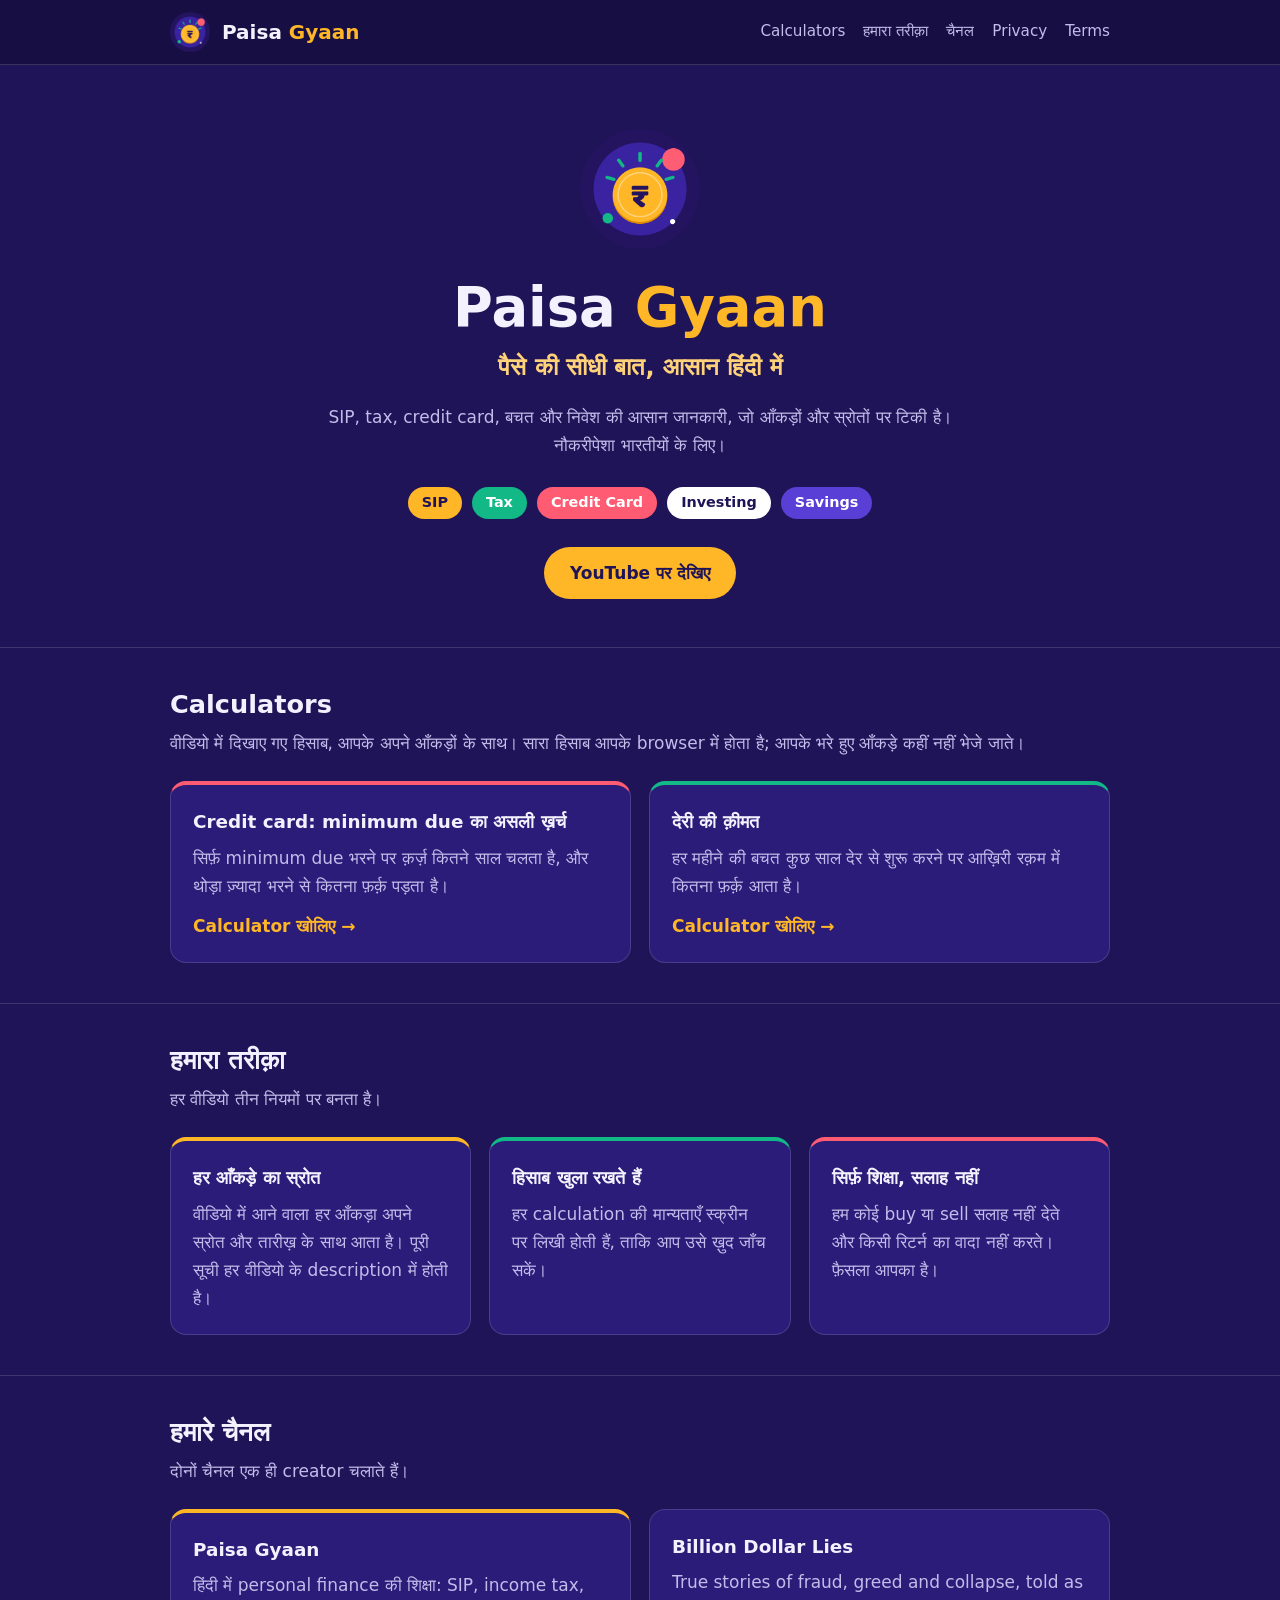
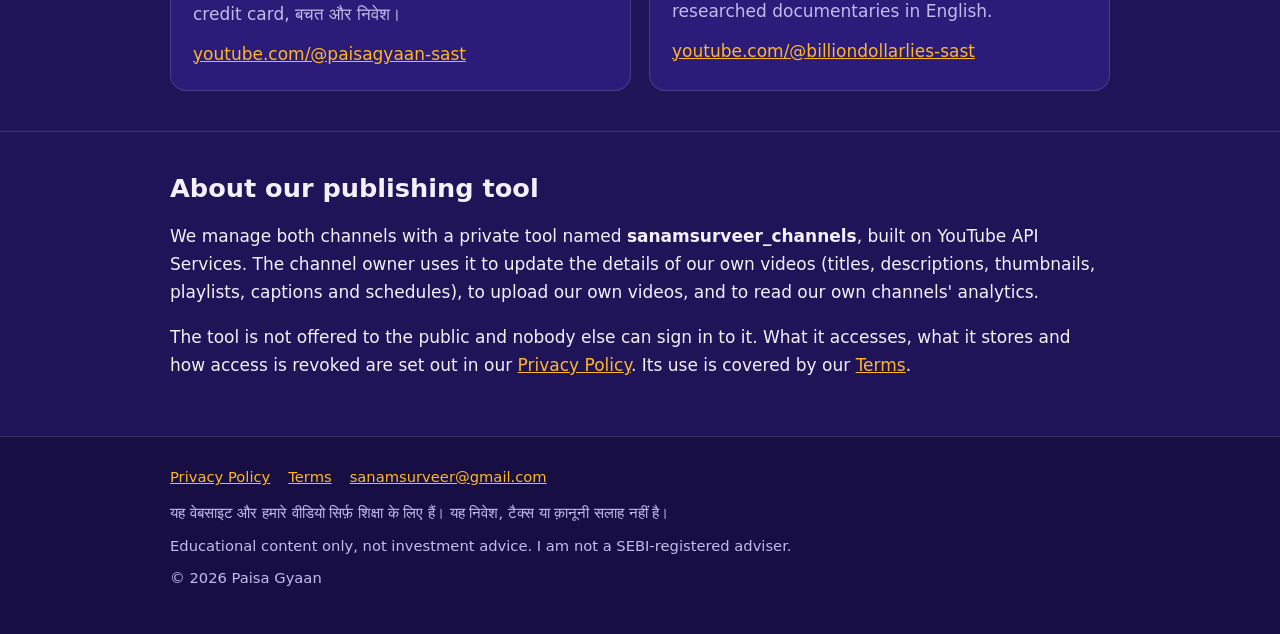
<file: index.html>
<!doctype html>
<html lang="hi">
<head>
  <meta charset="utf-8">
  <meta name="viewport" content="width=device-width, initial-scale=1">
  <title>Paisa Gyaan | पैसे की सीधी बात, आसान हिंदी में</title>
  <meta name="description" content="Paisa Gyaan: SIP, tax, credit card, बचत और निवेश की आसान, आँकड़ों पर टिकी जानकारी, नौकरीपेशा भारतीयों के लिए। वीडियो में दिखाए गए हिसाब के calculators।">
  <link rel="icon" href="assets/logo.png">
  <link rel="stylesheet" href="assets/style.css">
</head>
<body>
  <header class="site-header">
    <div class="wrap">
      <a class="brand" href="./"><img src="assets/logo.png" alt=""> <span>Paisa <span class="accent">Gyaan</span></span></a>
      <nav class="nav" aria-label="मुख्य">
        <a href="#calculators">Calculators</a>
        <a href="#tareeka">हमारा तरीक़ा</a>
        <a href="#channels">चैनल</a>
        <a href="privacy.html">Privacy</a>
        <a href="terms.html">Terms</a>
      </nav>
    </div>
  </header>

  <main>
    <div class="wrap hero">
      <img src="assets/logo.png" alt="Paisa Gyaan">
      <h1>Paisa <span class="accent">Gyaan</span></h1>
      <p class="tagline">पैसे की सीधी बात, आसान हिंदी में</p>
      <p class="lead">SIP, tax, credit card, बचत और निवेश की आसान जानकारी, जो आँकड़ों और स्रोतों पर टिकी है। नौकरीपेशा भारतीयों के लिए।</p>
      <ul class="pills" aria-label="विषय">
        <li>SIP</li><li>Tax</li><li>Credit Card</li><li>Investing</li><li>Savings</li>
      </ul>
      <a class="button" href="https://www.youtube.com/@paisagyaan-sast" rel="noopener">YouTube पर देखिए</a>
    </div>

    <section id="calculators">
      <div class="wrap">
        <h2>Calculators</h2>
        <p class="sub">वीडियो में दिखाए गए हिसाब, आपके अपने आँकड़ों के साथ। सारा हिसाब आपके browser में होता है; आपके भरे हुए आँकड़े कहीं नहीं भेजे जाते।</p>
        <div class="grid">
          <a class="card coral" href="calculators/credit-card.html">
            <h3>Credit card: minimum due का असली ख़र्च</h3>
            <p>सिर्फ़ minimum due भरने पर क़र्ज़ कितने साल चलता है, और थोड़ा ज़्यादा भरने से कितना फ़र्क़ पड़ता है।</p>
            <p class="go">Calculator खोलिए →</p>
          </a>
          <a class="card green" href="calculators/der-ki-keemat.html">
            <h3>देरी की क़ीमत</h3>
            <p>हर महीने की बचत कुछ साल देर से शुरू करने पर आख़िरी रक़म में कितना फ़र्क़ आता है।</p>
            <p class="go">Calculator खोलिए →</p>
          </a>
        </div>
      </div>
    </section>

    <section id="tareeka">
      <div class="wrap">
        <h2>हमारा तरीक़ा</h2>
        <p class="sub">हर वीडियो तीन नियमों पर बनता है।</p>
        <div class="grid">
          <div class="card gold">
            <h3>हर आँकड़े का स्रोत</h3>
            <p>वीडियो में आने वाला हर आँकड़ा अपने स्रोत और तारीख़ के साथ आता है। पूरी सूची हर वीडियो के description में होती है।</p>
          </div>
          <div class="card green">
            <h3>हिसाब खुला रखते हैं</h3>
            <p>हर calculation की मान्यताएँ स्क्रीन पर लिखी होती हैं, ताकि आप उसे ख़ुद जाँच सकें।</p>
          </div>
          <div class="card coral">
            <h3>सिर्फ़ शिक्षा, सलाह नहीं</h3>
            <p>हम कोई buy या sell सलाह नहीं देते और किसी रिटर्न का वादा नहीं करते। फ़ैसला आपका है।</p>
          </div>
        </div>
      </div>
    </section>

    <section id="channels">
      <div class="wrap">
        <h2>हमारे चैनल</h2>
        <p class="sub">दोनों चैनल एक ही creator चलाते हैं।</p>
        <div class="grid">
          <div class="card gold">
            <h3>Paisa Gyaan</h3>
            <p>हिंदी में personal finance की शिक्षा: SIP, income tax, credit card, बचत और निवेश।</p>
            <p><a href="https://www.youtube.com/@paisagyaan-sast" rel="noopener">youtube.com/@paisagyaan-sast</a></p>
          </div>
          <div class="card">
            <h3 class="en">Billion Dollar Lies</h3>
            <p class="en">True stories of fraud, greed and collapse, told as researched documentaries in English.</p>
            <p><a href="https://www.youtube.com/@billiondollarlies-sast" rel="noopener">youtube.com/@billiondollarlies-sast</a></p>
          </div>
        </div>
      </div>
    </section>

    <section id="tool" class="en">
      <div class="wrap">
        <h2>About our publishing tool</h2>
        <p>We manage both channels with a private tool named <strong>sanamsurveer_channels</strong>, built on YouTube API Services. The channel owner uses it to update the details of our own videos (titles, descriptions, thumbnails, playlists, captions and schedules), to upload our own videos, and to read our own channels' analytics.</p>
        <p>The tool is not offered to the public and nobody else can sign in to it. What it accesses, what it stores and how access is revoked are set out in our <a href="privacy.html">Privacy Policy</a>. Its use is covered by our <a href="terms.html">Terms</a>.</p>
      </div>
    </section>
  </main>

  <footer class="site-footer">
    <div class="wrap">
      <div class="links">
        <a href="privacy.html">Privacy Policy</a>
        <a href="terms.html">Terms</a>
        <a href="mailto:sanamsurveer@gmail.com">sanamsurveer@gmail.com</a>
      </div>
      <p>यह वेबसाइट और हमारे वीडियो सिर्फ़ शिक्षा के लिए हैं। यह निवेश, टैक्स या क़ानूनी सलाह नहीं है।</p>
      <p class="en">Educational content only, not investment advice. I am not a SEBI-registered adviser.</p>
      <p class="en">© 2026 Paisa Gyaan</p>
    </div>
  </footer>
</body>
</html>
</file>
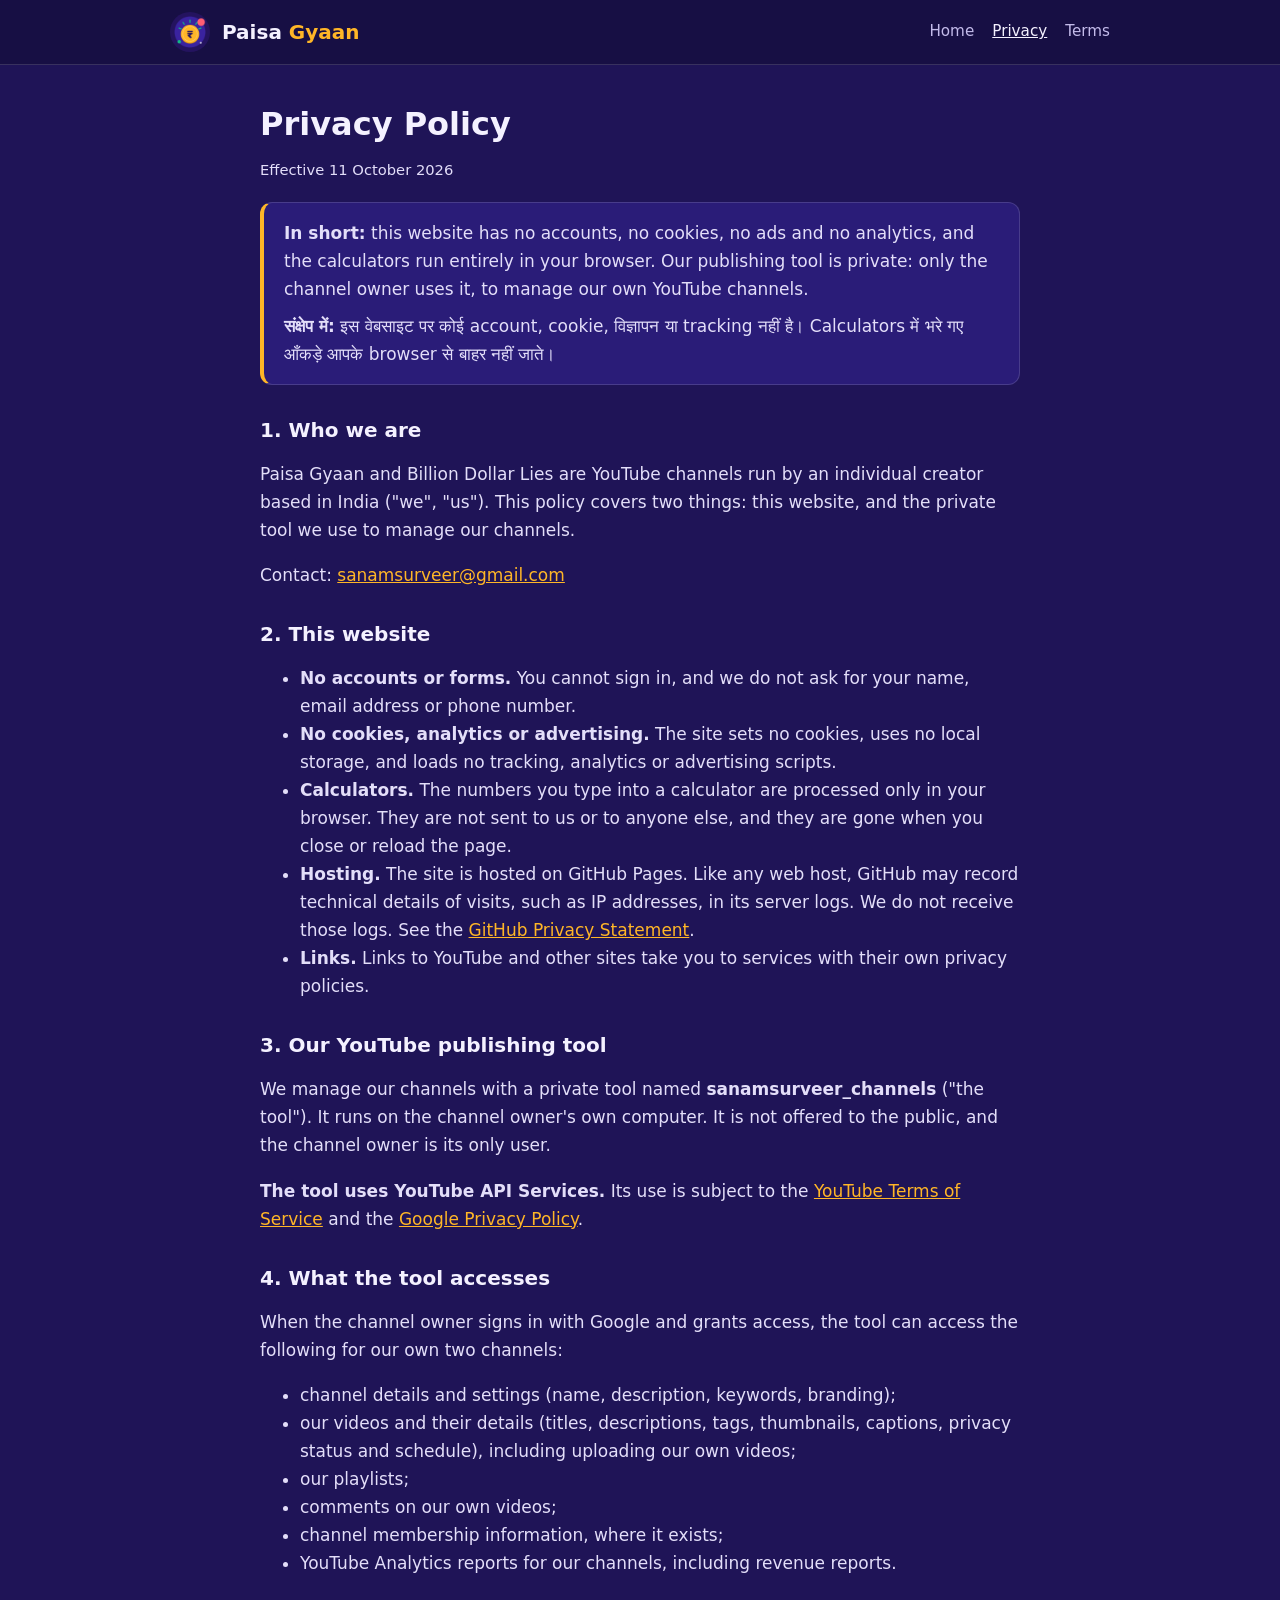
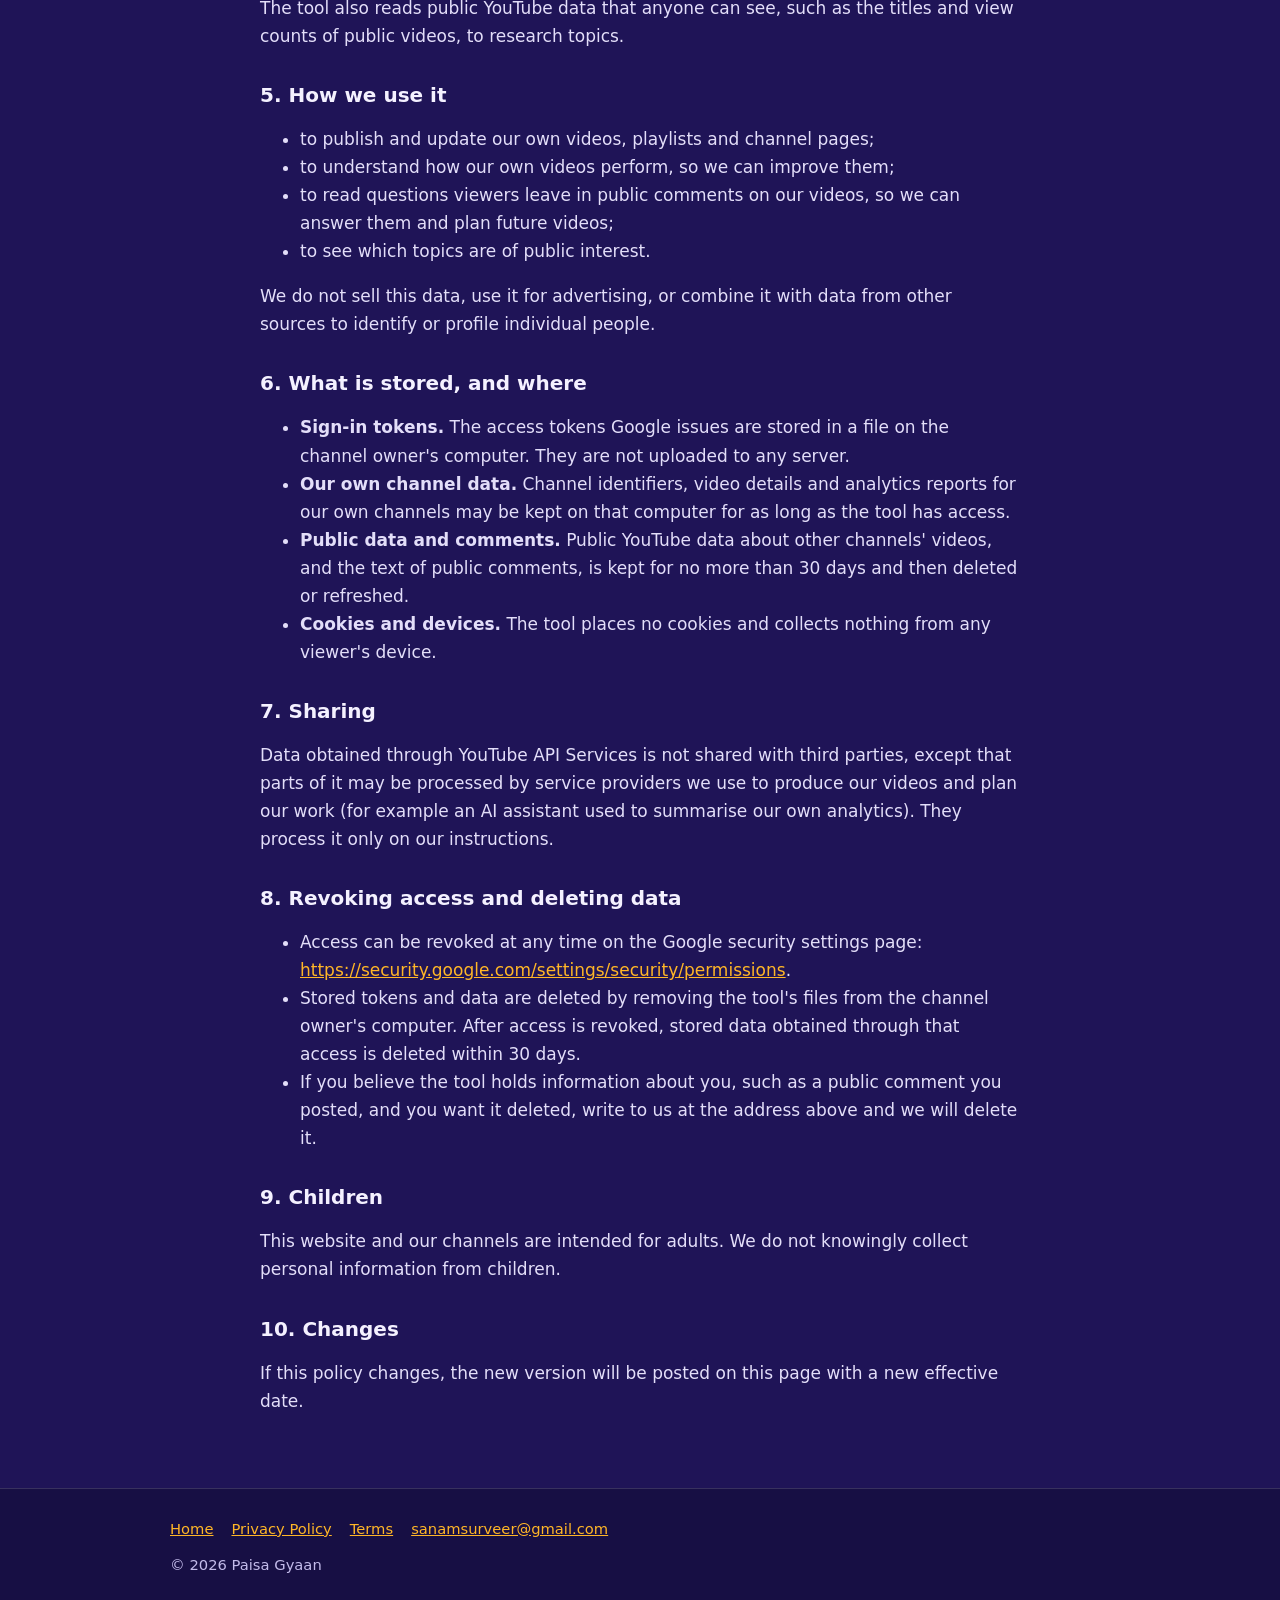
<file: privacy.html>
<!doctype html>
<html lang="en">
<head>
  <meta charset="utf-8">
  <meta name="viewport" content="width=device-width, initial-scale=1">
  <title>Privacy Policy | Paisa Gyaan</title>
  <meta name="description" content="Privacy policy for the Paisa Gyaan website and for the private YouTube publishing tool used to run the Paisa Gyaan and Billion Dollar Lies channels.">
  <link rel="icon" href="assets/logo.png">
  <link rel="stylesheet" href="assets/style.css">
</head>
<body class="en">
  <header class="site-header">
    <div class="wrap">
      <a class="brand" href="./"><img src="assets/logo.png" alt=""> <span>Paisa <span class="accent">Gyaan</span></span></a>
      <nav class="nav" aria-label="Main">
        <a href="./">Home</a>
        <a href="privacy.html" aria-current="page">Privacy</a>
        <a href="terms.html">Terms</a>
      </nav>
    </div>
  </header>

  <main class="wrap narrow legal">
    <h1>Privacy Policy</h1>
    <p class="note">Effective 11 October 2026</p>

    <div class="summary">
      <p><strong>In short:</strong> this website has no accounts, no cookies, no ads and no analytics, and the calculators run entirely in your browser. Our publishing tool is private: only the channel owner uses it, to manage our own YouTube channels.</p>
      <p lang="hi"><strong>संक्षेप में:</strong> इस वेबसाइट पर कोई account, cookie, विज्ञापन या tracking नहीं है। Calculators में भरे गए आँकड़े आपके browser से बाहर नहीं जाते।</p>
    </div>

    <h2>1. Who we are</h2>
    <p>Paisa Gyaan and Billion Dollar Lies are YouTube channels run by an individual creator based in India ("we", "us"). This policy covers two things: this website, and the private tool we use to manage our channels.</p>
    <p>Contact: <a href="mailto:sanamsurveer@gmail.com">sanamsurveer@gmail.com</a></p>

    <h2>2. This website</h2>
    <ul>
      <li><strong>No accounts or forms.</strong> You cannot sign in, and we do not ask for your name, email address or phone number.</li>
      <li><strong>No cookies, analytics or advertising.</strong> The site sets no cookies, uses no local storage, and loads no tracking, analytics or advertising scripts.</li>
      <li><strong>Calculators.</strong> The numbers you type into a calculator are processed only in your browser. They are not sent to us or to anyone else, and they are gone when you close or reload the page.</li>
      <li><strong>Hosting.</strong> The site is hosted on GitHub Pages. Like any web host, GitHub may record technical details of visits, such as IP addresses, in its server logs. We do not receive those logs. See the <a href="https://docs.github.com/en/site-policy/privacy-policies/github-general-privacy-statement" rel="noopener">GitHub Privacy Statement</a>.</li>
      <li><strong>Links.</strong> Links to YouTube and other sites take you to services with their own privacy policies.</li>
    </ul>

    <h2>3. Our YouTube publishing tool</h2>
    <p>We manage our channels with a private tool named <strong>sanamsurveer_channels</strong> ("the tool"). It runs on the channel owner's own computer. It is not offered to the public, and the channel owner is its only user.</p>

    <p><strong>The tool uses YouTube API Services.</strong> Its use is subject to the <a href="https://www.youtube.com/t/terms" rel="noopener">YouTube Terms of Service</a> and the <a href="http://www.google.com/policies/privacy" rel="noopener">Google Privacy Policy</a>.</p>

    <h2>4. What the tool accesses</h2>
    <p>When the channel owner signs in with Google and grants access, the tool can access the following for our own two channels:</p>
    <ul>
      <li>channel details and settings (name, description, keywords, branding);</li>
      <li>our videos and their details (titles, descriptions, tags, thumbnails, captions, privacy status and schedule), including uploading our own videos;</li>
      <li>our playlists;</li>
      <li>comments on our own videos;</li>
      <li>channel membership information, where it exists;</li>
      <li>YouTube Analytics reports for our channels, including revenue reports.</li>
    </ul>
    <p>The tool also reads public YouTube data that anyone can see, such as the titles and view counts of public videos, to research topics.</p>

    <h2>5. How we use it</h2>
    <ul>
      <li>to publish and update our own videos, playlists and channel pages;</li>
      <li>to understand how our own videos perform, so we can improve them;</li>
      <li>to read questions viewers leave in public comments on our videos, so we can answer them and plan future videos;</li>
      <li>to see which topics are of public interest.</li>
    </ul>
    <p>We do not sell this data, use it for advertising, or combine it with data from other sources to identify or profile individual people.</p>

    <h2>6. What is stored, and where</h2>
    <ul>
      <li><strong>Sign-in tokens.</strong> The access tokens Google issues are stored in a file on the channel owner's computer. They are not uploaded to any server.</li>
      <li><strong>Our own channel data.</strong> Channel identifiers, video details and analytics reports for our own channels may be kept on that computer for as long as the tool has access.</li>
      <li><strong>Public data and comments.</strong> Public YouTube data about other channels' videos, and the text of public comments, is kept for no more than 30 days and then deleted or refreshed.</li>
      <li><strong>Cookies and devices.</strong> The tool places no cookies and collects nothing from any viewer's device.</li>
    </ul>

    <h2>7. Sharing</h2>
    <p>Data obtained through YouTube API Services is not shared with third parties, except that parts of it may be processed by service providers we use to produce our videos and plan our work (for example an AI assistant used to summarise our own analytics). They process it only on our instructions.</p>

    <h2>8. Revoking access and deleting data</h2>
    <ul>
      <li>Access can be revoked at any time on the Google security settings page: <a href="https://security.google.com/settings/security/permissions" rel="noopener">https://security.google.com/settings/security/permissions</a>.</li>
      <li>Stored tokens and data are deleted by removing the tool's files from the channel owner's computer. After access is revoked, stored data obtained through that access is deleted within 30 days.</li>
      <li>If you believe the tool holds information about you, such as a public comment you posted, and you want it deleted, write to us at the address above and we will delete it.</li>
    </ul>

    <h2>9. Children</h2>
    <p>This website and our channels are intended for adults. We do not knowingly collect personal information from children.</p>

    <h2>10. Changes</h2>
    <p>If this policy changes, the new version will be posted on this page with a new effective date.</p>
  </main>

  <footer class="site-footer">
    <div class="wrap">
      <div class="links">
        <a href="./">Home</a>
        <a href="privacy.html">Privacy Policy</a>
        <a href="terms.html">Terms</a>
        <a href="mailto:sanamsurveer@gmail.com">sanamsurveer@gmail.com</a>
      </div>
      <p>© 2026 Paisa Gyaan</p>
    </div>
  </footer>
</body>
</html>
</file>
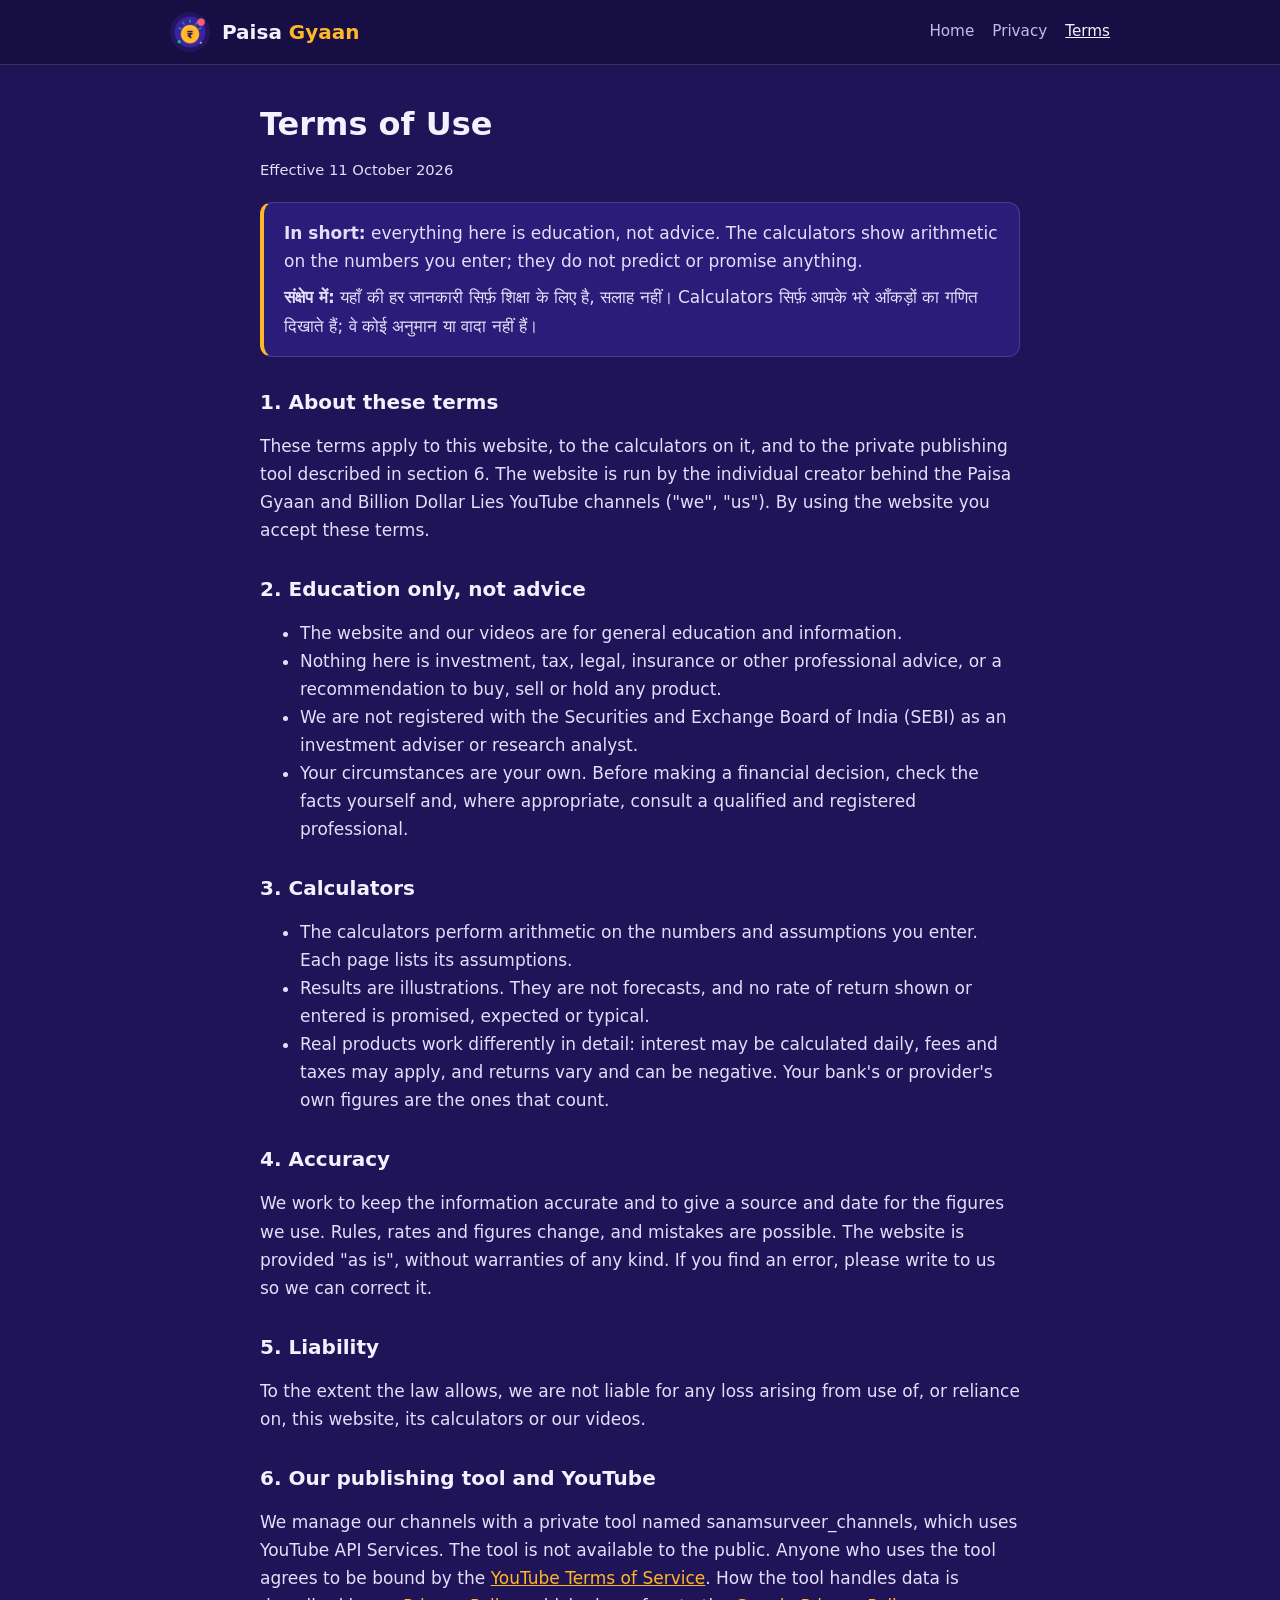
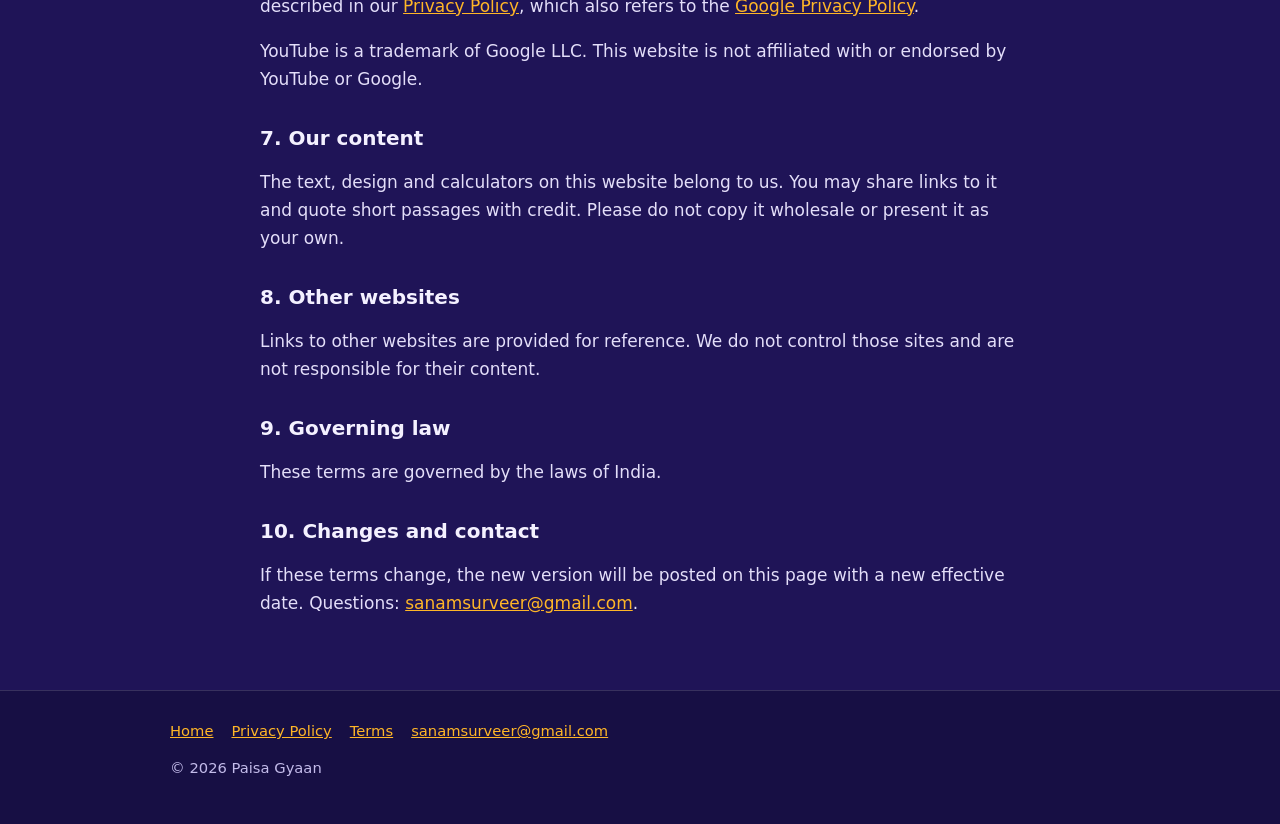
<file: terms.html>
<!doctype html>
<html lang="en">
<head>
  <meta charset="utf-8">
  <meta name="viewport" content="width=device-width, initial-scale=1">
  <title>Terms | Paisa Gyaan</title>
  <meta name="description" content="Terms of use for the Paisa Gyaan website, its calculators, and the private YouTube publishing tool used to run our channels.">
  <link rel="icon" href="assets/logo.png">
  <link rel="stylesheet" href="assets/style.css">
</head>
<body class="en">
  <header class="site-header">
    <div class="wrap">
      <a class="brand" href="./"><img src="assets/logo.png" alt=""> <span>Paisa <span class="accent">Gyaan</span></span></a>
      <nav class="nav" aria-label="Main">
        <a href="./">Home</a>
        <a href="privacy.html">Privacy</a>
        <a href="terms.html" aria-current="page">Terms</a>
      </nav>
    </div>
  </header>

  <main class="wrap narrow legal">
    <h1>Terms of Use</h1>
    <p class="note">Effective 11 October 2026</p>

    <div class="summary">
      <p><strong>In short:</strong> everything here is education, not advice. The calculators show arithmetic on the numbers you enter; they do not predict or promise anything.</p>
      <p lang="hi"><strong>संक्षेप में:</strong> यहाँ की हर जानकारी सिर्फ़ शिक्षा के लिए है, सलाह नहीं। Calculators सिर्फ़ आपके भरे आँकड़ों का गणित दिखाते हैं; वे कोई अनुमान या वादा नहीं हैं।</p>
    </div>

    <h2>1. About these terms</h2>
    <p>These terms apply to this website, to the calculators on it, and to the private publishing tool described in section 6. The website is run by the individual creator behind the Paisa Gyaan and Billion Dollar Lies YouTube channels ("we", "us"). By using the website you accept these terms.</p>

    <h2>2. Education only, not advice</h2>
    <ul>
      <li>The website and our videos are for general education and information.</li>
      <li>Nothing here is investment, tax, legal, insurance or other professional advice, or a recommendation to buy, sell or hold any product.</li>
      <li>We are not registered with the Securities and Exchange Board of India (SEBI) as an investment adviser or research analyst.</li>
      <li>Your circumstances are your own. Before making a financial decision, check the facts yourself and, where appropriate, consult a qualified and registered professional.</li>
    </ul>

    <h2>3. Calculators</h2>
    <ul>
      <li>The calculators perform arithmetic on the numbers and assumptions you enter. Each page lists its assumptions.</li>
      <li>Results are illustrations. They are not forecasts, and no rate of return shown or entered is promised, expected or typical.</li>
      <li>Real products work differently in detail: interest may be calculated daily, fees and taxes may apply, and returns vary and can be negative. Your bank's or provider's own figures are the ones that count.</li>
    </ul>

    <h2>4. Accuracy</h2>
    <p>We work to keep the information accurate and to give a source and date for the figures we use. Rules, rates and figures change, and mistakes are possible. The website is provided "as is", without warranties of any kind. If you find an error, please write to us so we can correct it.</p>

    <h2>5. Liability</h2>
    <p>To the extent the law allows, we are not liable for any loss arising from use of, or reliance on, this website, its calculators or our videos.</p>

    <h2>6. Our publishing tool and YouTube</h2>
    <p>We manage our channels with a private tool named sanamsurveer_channels, which uses YouTube API Services. The tool is not available to the public. Anyone who uses the tool agrees to be bound by the <a href="https://www.youtube.com/t/terms" rel="noopener">YouTube Terms of Service</a>. How the tool handles data is described in our <a href="privacy.html">Privacy Policy</a>, which also refers to the <a href="http://www.google.com/policies/privacy" rel="noopener">Google Privacy Policy</a>.</p>
    <p>YouTube is a trademark of Google LLC. This website is not affiliated with or endorsed by YouTube or Google.</p>

    <h2>7. Our content</h2>
    <p>The text, design and calculators on this website belong to us. You may share links to it and quote short passages with credit. Please do not copy it wholesale or present it as your own.</p>

    <h2>8. Other websites</h2>
    <p>Links to other websites are provided for reference. We do not control those sites and are not responsible for their content.</p>

    <h2>9. Governing law</h2>
    <p>These terms are governed by the laws of India.</p>

    <h2>10. Changes and contact</h2>
    <p>If these terms change, the new version will be posted on this page with a new effective date. Questions: <a href="mailto:sanamsurveer@gmail.com">sanamsurveer@gmail.com</a>.</p>
  </main>

  <footer class="site-footer">
    <div class="wrap">
      <div class="links">
        <a href="./">Home</a>
        <a href="privacy.html">Privacy Policy</a>
        <a href="terms.html">Terms</a>
        <a href="mailto:sanamsurveer@gmail.com">sanamsurveer@gmail.com</a>
      </div>
      <p>© 2026 Paisa Gyaan</p>
    </div>
  </footer>
</body>
</html>
</file>
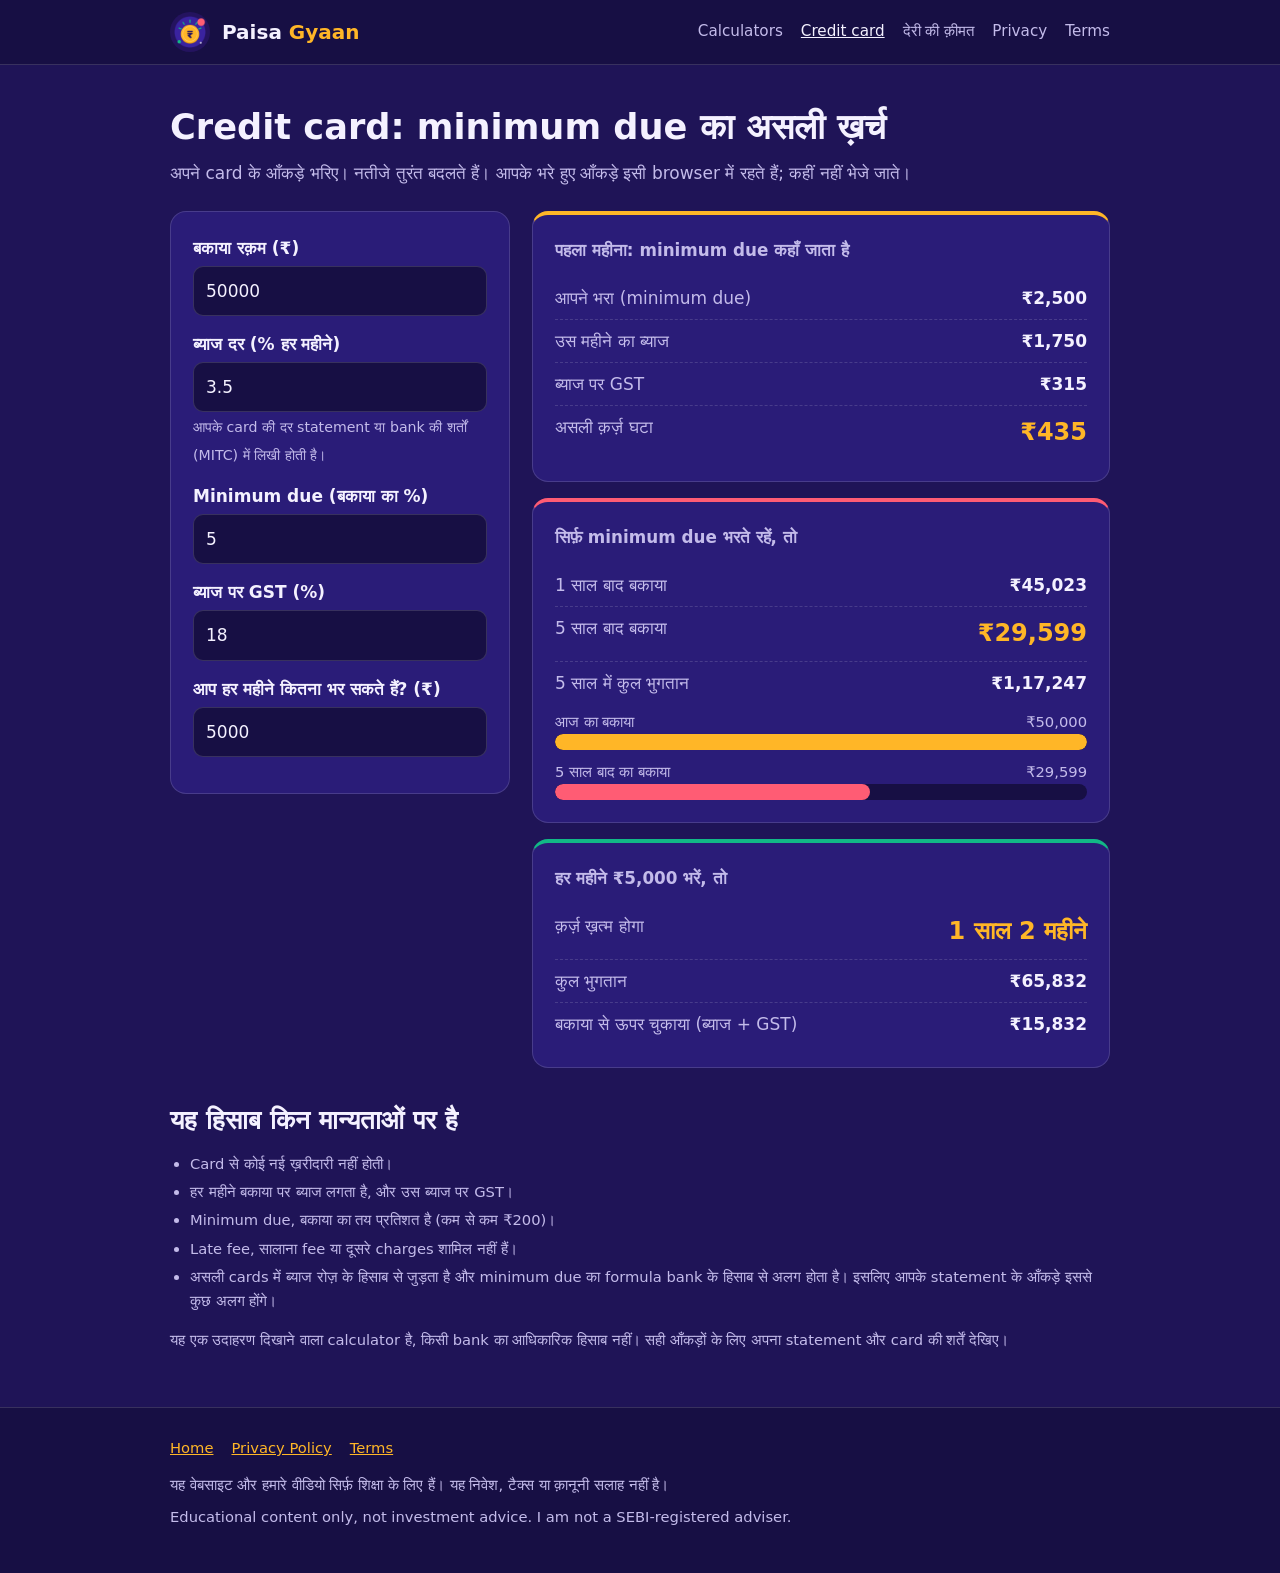
<file: calculators/credit-card.html>
<!doctype html>
<html lang="hi">
<head>
  <meta charset="utf-8">
  <meta name="viewport" content="width=device-width, initial-scale=1">
  <title>Credit card minimum due calculator | Paisa Gyaan</title>
  <meta name="description" content="सिर्फ़ minimum due भरने पर credit card का क़र्ज़ कितने साल चलता है? अपने आँकड़े भरकर देखिए।">
  <link rel="icon" href="../assets/logo.png">
  <link rel="stylesheet" href="../assets/style.css">
</head>
<body data-calc="credit-card">
  <header class="site-header">
    <div class="wrap">
      <a class="brand" href="../"><img src="../assets/logo.png" alt=""> <span>Paisa <span class="accent">Gyaan</span></span></a>
      <nav class="nav" aria-label="मुख्य">
        <a href="../#calculators">Calculators</a>
        <a href="credit-card.html" aria-current="page">Credit card</a>
        <a href="der-ki-keemat.html">देरी की क़ीमत</a>
        <a href="../privacy.html">Privacy</a>
        <a href="../terms.html">Terms</a>
      </nav>
    </div>
  </header>

  <main>
    <section style="border-top:0">
      <div class="wrap">
        <h1>Credit card: minimum due का असली ख़र्च</h1>
        <p class="sub">अपने card के आँकड़े भरिए। नतीजे तुरंत बदलते हैं। आपके भरे हुए आँकड़े इसी browser में रहते हैं; कहीं नहीं भेजे जाते।</p>

        <div class="calc">
          <form class="card" onsubmit="return false">
            <div class="field">
              <label for="cc-balance">बकाया रक़म (₹)</label>
              <input id="cc-balance" type="number" inputmode="decimal" min="0" step="1000" value="50000">
            </div>
            <div class="field">
              <label for="cc-rate">ब्याज दर (% हर महीने)</label>
              <input id="cc-rate" type="number" inputmode="decimal" min="0" max="10" step="0.05" value="3.5">
              <small>आपके card की दर statement या bank की शर्तों (MITC) में लिखी होती है।</small>
            </div>
            <div class="field">
              <label for="cc-min">Minimum due (बकाया का %)</label>
              <input id="cc-min" type="number" inputmode="decimal" min="0" max="100" step="0.5" value="5">
            </div>
            <div class="field">
              <label for="cc-gst">ब्याज पर GST (%)</label>
              <input id="cc-gst" type="number" inputmode="decimal" min="0" max="50" step="1" value="18">
            </div>
            <div class="field">
              <label for="cc-pay">आप हर महीने कितना भर सकते हैं? (₹)</label>
              <input id="cc-pay" type="number" inputmode="decimal" min="0" step="500" value="5000">
            </div>
          </form>

          <div class="results">
            <div class="card gold">
              <p class="result-title">पहला महीना: minimum due कहाँ जाता है</p>
              <dl class="rows">
                <div><dt>आपने भरा (minimum due)</dt><dd id="cc-first-pay"></dd></div>
                <div><dt>उस महीने का ब्याज</dt><dd id="cc-first-interest"></dd></div>
                <div><dt>ब्याज पर GST</dt><dd id="cc-first-gst"></dd></div>
                <div><dt>असली क़र्ज़ घटा</dt><dd id="cc-first-reduced" class="big"></dd></div>
              </dl>
            </div>

            <div class="card coral">
              <p class="result-title">सिर्फ़ minimum due भरते रहें, तो</p>
              <dl class="rows">
                <div><dt>1 साल बाद बकाया</dt><dd id="cc-min-1y"></dd></div>
                <div><dt>5 साल बाद बकाया</dt><dd id="cc-min-5y" class="big"></dd></div>
                <div><dt>5 साल में कुल भुगतान</dt><dd id="cc-min-paid"></dd></div>
              </dl>
              <div class="bars">
                <div>
                  <div class="bar-label"><span>आज का बकाया</span><span id="cc-bar-start-val"></span></div>
                  <div class="bar-track"><div class="bar-fill gold" id="cc-bar-start"></div></div>
                </div>
                <div>
                  <div class="bar-label"><span>5 साल बाद का बकाया</span><span id="cc-bar-5y-val"></span></div>
                  <div class="bar-track"><div class="bar-fill coral" id="cc-bar-5y"></div></div>
                </div>
              </div>
            </div>

            <div class="card green">
              <p class="result-title">हर महीने <span id="cc-pay-echo"></span> भरें, तो</p>
              <div id="cc-fixed-ok">
                <dl class="rows">
                  <div><dt>क़र्ज़ ख़त्म होगा</dt><dd id="cc-fixed-months" class="big"></dd></div>
                  <div><dt>कुल भुगतान</dt><dd id="cc-fixed-paid"></dd></div>
                  <div><dt>बकाया से ऊपर चुकाया (ब्याज + GST)</dt><dd id="cc-fixed-extra"></dd></div>
                </dl>
              </div>
              <p id="cc-never" class="warn" hidden>इतनी रक़म से यह क़र्ज़ कभी ख़त्म नहीं होगा। पहले महीने का ब्याज और GST ही <span id="cc-never-charge"></span> है; भुगतान इससे ज़्यादा होना चाहिए।</p>
            </div>
          </div>
        </div>

        <h2 style="margin-top:36px">यह हिसाब किन मान्यताओं पर है</h2>
        <ul class="assumptions">
          <li>Card से कोई नई ख़रीदारी नहीं होती।</li>
          <li>हर महीने बकाया पर ब्याज लगता है, और उस ब्याज पर GST।</li>
          <li>Minimum due, बकाया का तय प्रतिशत है (कम से कम ₹200)।</li>
          <li>Late fee, सालाना fee या दूसरे charges शामिल नहीं हैं।</li>
          <li>असली cards में ब्याज रोज़ के हिसाब से जुड़ता है और minimum due का formula bank के हिसाब से अलग होता है। इसलिए आपके statement के आँकड़े इससे कुछ अलग होंगे।</li>
        </ul>
        <p class="note">यह एक उदाहरण दिखाने वाला calculator है, किसी bank का आधिकारिक हिसाब नहीं। सही आँकड़ों के लिए अपना statement और card की शर्तें देखिए।</p>
      </div>
    </section>
  </main>

  <footer class="site-footer">
    <div class="wrap">
      <div class="links">
        <a href="../">Home</a>
        <a href="../privacy.html">Privacy Policy</a>
        <a href="../terms.html">Terms</a>
      </div>
      <p>यह वेबसाइट और हमारे वीडियो सिर्फ़ शिक्षा के लिए हैं। यह निवेश, टैक्स या क़ानूनी सलाह नहीं है।</p>
      <p class="en">Educational content only, not investment advice. I am not a SEBI-registered adviser.</p>
    </div>
  </footer>
  <script src="../assets/calc.js"></script>
</body>
</html>
</file>
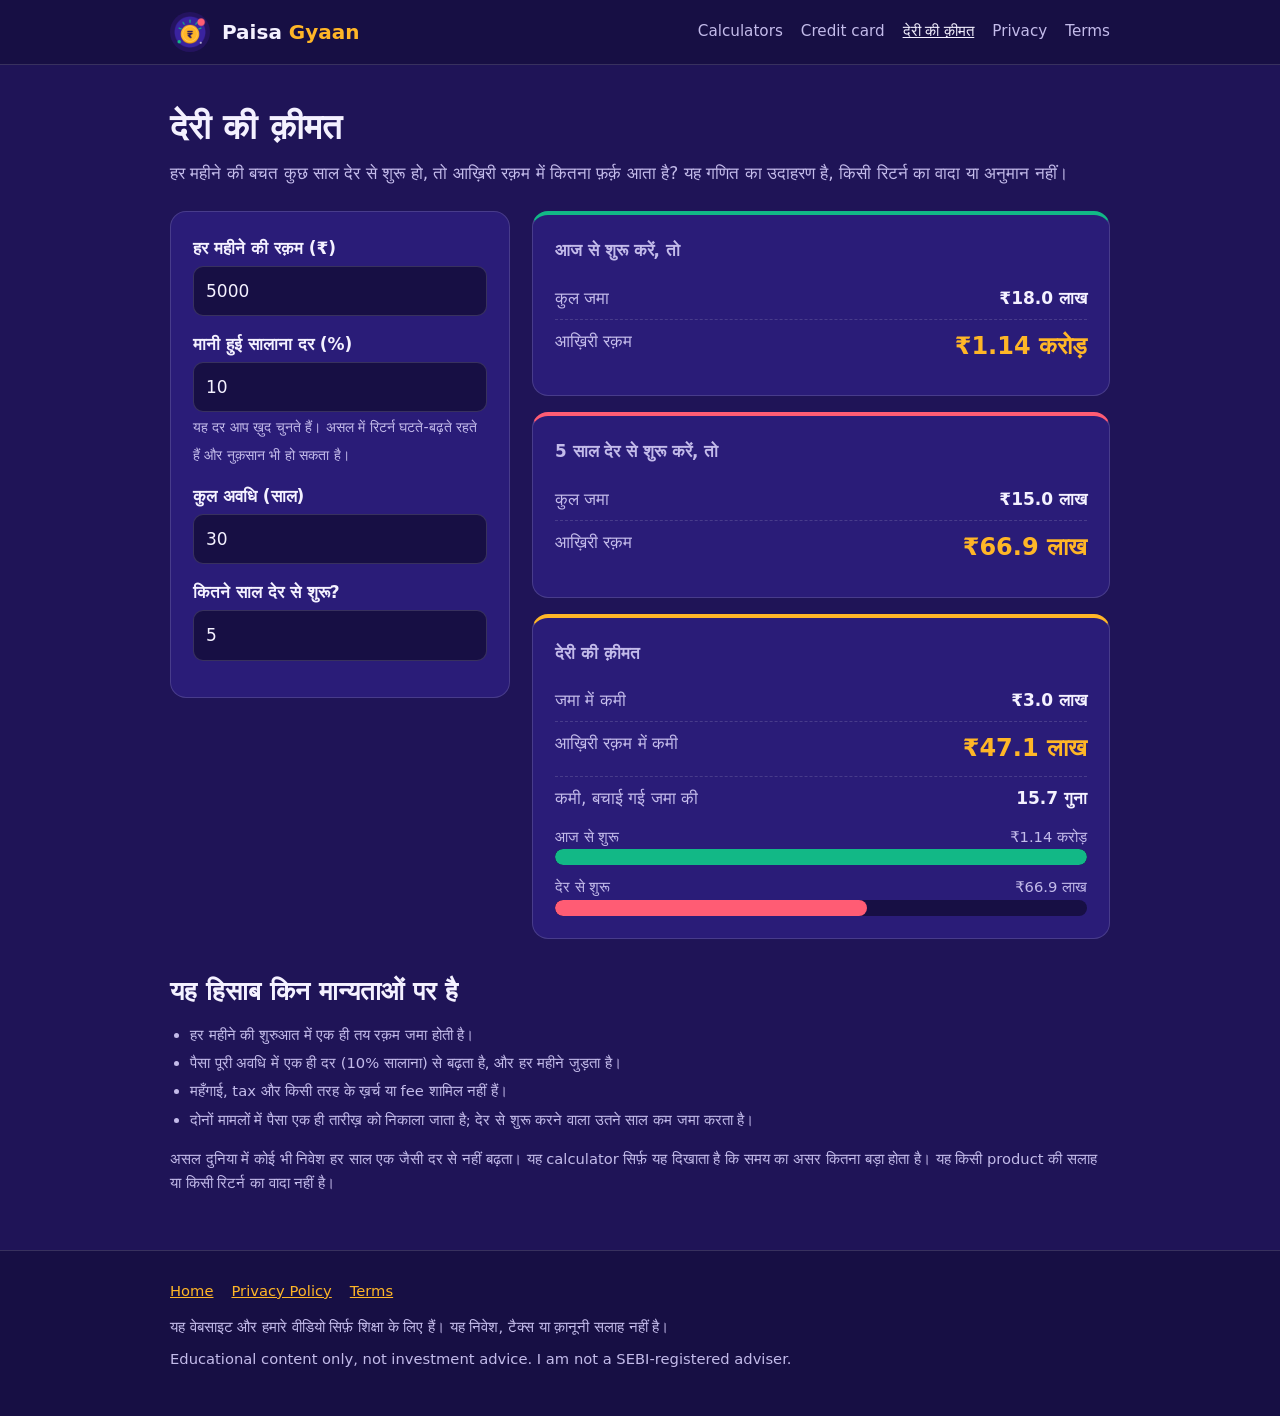
<file: calculators/der-ki-keemat.html>
<!doctype html>
<html lang="hi">
<head>
  <meta charset="utf-8">
  <meta name="viewport" content="width=device-width, initial-scale=1">
  <title>देरी की क़ीमत calculator | Paisa Gyaan</title>
  <meta name="description" content="हर महीने की बचत कुछ साल देर से शुरू करने पर आख़िरी रक़म में कितना फ़र्क़ आता है? अपने आँकड़े भरकर देखिए।">
  <link rel="icon" href="../assets/logo.png">
  <link rel="stylesheet" href="../assets/style.css">
</head>
<body data-calc="delay">
  <header class="site-header">
    <div class="wrap">
      <a class="brand" href="../"><img src="../assets/logo.png" alt=""> <span>Paisa <span class="accent">Gyaan</span></span></a>
      <nav class="nav" aria-label="मुख्य">
        <a href="../#calculators">Calculators</a>
        <a href="credit-card.html">Credit card</a>
        <a href="der-ki-keemat.html" aria-current="page">देरी की क़ीमत</a>
        <a href="../privacy.html">Privacy</a>
        <a href="../terms.html">Terms</a>
      </nav>
    </div>
  </header>

  <main>
    <section style="border-top:0">
      <div class="wrap">
        <h1>देरी की क़ीमत</h1>
        <p class="sub">हर महीने की बचत कुछ साल देर से शुरू हो, तो आख़िरी रक़म में कितना फ़र्क़ आता है? यह गणित का उदाहरण है, किसी रिटर्न का वादा या अनुमान नहीं।</p>

        <div class="calc">
          <form class="card" onsubmit="return false">
            <div class="field">
              <label for="d-monthly">हर महीने की रक़म (₹)</label>
              <input id="d-monthly" type="number" inputmode="decimal" min="0" step="500" value="5000">
            </div>
            <div class="field">
              <label for="d-rate">मानी हुई सालाना दर (%)</label>
              <input id="d-rate" type="number" inputmode="decimal" min="0" max="30" step="0.5" value="10">
              <small>यह दर आप ख़ुद चुनते हैं। असल में रिटर्न घटते-बढ़ते रहते हैं और नुक़सान भी हो सकता है।</small>
            </div>
            <div class="field">
              <label for="d-years">कुल अवधि (साल)</label>
              <input id="d-years" type="number" inputmode="numeric" min="1" max="50" step="1" value="30">
            </div>
            <div class="field">
              <label for="d-wait">कितने साल देर से शुरू?</label>
              <input id="d-wait" type="number" inputmode="numeric" min="0" max="50" step="1" value="5">
            </div>
          </form>

          <div class="results">
            <div class="card green">
              <p class="result-title">आज से शुरू करें, तो</p>
              <dl class="rows">
                <div><dt>कुल जमा</dt><dd id="d-now-invested"></dd></div>
                <div><dt>आख़िरी रक़म</dt><dd id="d-now-value" class="big"></dd></div>
              </dl>
            </div>

            <div class="card coral">
              <p class="result-title"><span id="d-wait-echo"></span> साल देर से शुरू करें, तो</p>
              <dl class="rows">
                <div><dt>कुल जमा</dt><dd id="d-later-invested"></dd></div>
                <div><dt>आख़िरी रक़म</dt><dd id="d-later-value" class="big"></dd></div>
              </dl>
            </div>

            <div class="card gold">
              <p class="result-title">देरी की क़ीमत</p>
              <dl class="rows">
                <div><dt>जमा में कमी</dt><dd id="d-gap-invested"></dd></div>
                <div><dt>आख़िरी रक़म में कमी</dt><dd id="d-gap-value" class="big"></dd></div>
                <div><dt>कमी, बचाई गई जमा की</dt><dd id="d-ratio"></dd></div>
              </dl>
              <div class="bars">
                <div>
                  <div class="bar-label"><span>आज से शुरू</span><span id="d-bar-now-val"></span></div>
                  <div class="bar-track"><div class="bar-fill" id="d-bar-now"></div></div>
                </div>
                <div>
                  <div class="bar-label"><span>देर से शुरू</span><span id="d-bar-later-val"></span></div>
                  <div class="bar-track"><div class="bar-fill coral" id="d-bar-later"></div></div>
                </div>
              </div>
            </div>
          </div>
        </div>

        <h2 style="margin-top:36px">यह हिसाब किन मान्यताओं पर है</h2>
        <ul class="assumptions">
          <li>हर महीने की शुरुआत में एक ही तय रक़म जमा होती है।</li>
          <li>पैसा पूरी अवधि में एक ही दर (<span id="d-rate-echo"></span>% सालाना) से बढ़ता है, और हर महीने जुड़ता है।</li>
          <li>महँगाई, tax और किसी तरह के ख़र्च या fee शामिल नहीं हैं।</li>
          <li>दोनों मामलों में पैसा एक ही तारीख़ को निकाला जाता है; देर से शुरू करने वाला उतने साल कम जमा करता है।</li>
        </ul>
        <p class="note">असल दुनिया में कोई भी निवेश हर साल एक जैसी दर से नहीं बढ़ता। यह calculator सिर्फ़ यह दिखाता है कि समय का असर कितना बड़ा होता है। यह किसी product की सलाह या किसी रिटर्न का वादा नहीं है।</p>
      </div>
    </section>
  </main>

  <footer class="site-footer">
    <div class="wrap">
      <div class="links">
        <a href="../">Home</a>
        <a href="../privacy.html">Privacy Policy</a>
        <a href="../terms.html">Terms</a>
      </div>
      <p>यह वेबसाइट और हमारे वीडियो सिर्फ़ शिक्षा के लिए हैं। यह निवेश, टैक्स या क़ानूनी सलाह नहीं है।</p>
      <p class="en">Educational content only, not investment advice. I am not a SEBI-registered adviser.</p>
    </div>
  </footer>
  <script src="../assets/calc.js"></script>
</body>
</html>
</file>
<file: assets/style.css>
:root {
  --bg: #1f1457;
  --bg-deep: #170f44;
  --card: #2a1c78;
  --line: rgba(255, 255, 255, 0.14);
  --gold: #ffb627;
  --green: #12b886;
  --coral: #ff5c74;
  --text: #f4f1ff;
  --muted: #c3bbea;
  --radius: 16px;
}

* { box-sizing: border-box; }

html { -webkit-text-size-adjust: 100%; }

body {
  margin: 0;
  background: var(--bg);
  color: var(--text);
  font-family: "Noto Sans Devanagari", "Nirmala UI", "Mukta", "Segoe UI", system-ui, -apple-system, Roboto, sans-serif;
  font-size: 17px;
  line-height: 1.65;
}

a { color: var(--gold); }
a:hover { color: #ffd27a; }

.wrap { max-width: 980px; margin: 0 auto; padding: 0 20px; }
.narrow { max-width: 760px; }

/* Header */
.site-header { border-bottom: 1px solid var(--line); background: var(--bg-deep); }
.site-header .wrap { display: flex; align-items: center; justify-content: space-between; gap: 16px; padding-top: 12px; padding-bottom: 12px; flex-wrap: wrap; }
.brand { display: flex; align-items: center; gap: 12px; text-decoration: none; color: var(--text); font-weight: 800; font-size: 1.25rem; }
.brand img { width: 40px; height: 40px; border-radius: 50%; }
.brand .accent { color: var(--gold); }
.nav { display: flex; gap: 18px; flex-wrap: wrap; font-size: 0.95rem; }
.nav a { color: var(--muted); text-decoration: none; }
.nav a:hover, .nav a[aria-current="page"] { color: var(--text); text-decoration: underline; }

/* Hero */
.hero { padding: 64px 0 48px; text-align: center; }
.hero img { width: 120px; height: 120px; border-radius: 50%; }
.hero h1 { font-size: clamp(2.2rem, 6vw, 3.4rem); line-height: 1.15; margin: 20px 0 8px; }
.hero h1 .accent { color: var(--gold); }
.tagline { color: #ffd27a; font-size: clamp(1.1rem, 3vw, 1.5rem); font-weight: 700; margin: 0 0 16px; }
.lead { color: var(--muted); max-width: 640px; margin: 0 auto 28px; }
.pills { display: flex; gap: 10px; justify-content: center; flex-wrap: wrap; margin: 0 0 28px; padding: 0; list-style: none; }
.pills li { padding: 4px 14px; border-radius: 999px; font-weight: 700; font-size: 0.9rem; color: #1f1457; background: var(--gold); }
.pills li:nth-child(2) { background: var(--green); color: #fff; }
.pills li:nth-child(3) { background: var(--coral); color: #fff; }
.pills li:nth-child(4) { background: #fff; }
.pills li:nth-child(5) { background: #5a3fd6; color: #fff; }

.button { display: inline-block; background: var(--gold); color: #1f1457; font-weight: 800; padding: 12px 26px; border-radius: 999px; text-decoration: none; }
.button:hover { background: #ffd27a; color: #1f1457; }

/* Sections */
section { padding: 40px 0; border-top: 1px solid var(--line); }
h2 { font-size: 1.6rem; line-height: 1.3; margin: 0 0 8px; }
h3 { font-size: 1.15rem; margin: 0 0 6px; }
.sub { color: var(--muted); margin: 0 0 24px; }

.grid { display: grid; gap: 18px; grid-template-columns: repeat(auto-fit, minmax(260px, 1fr)); }
.card { background: var(--card); border: 1px solid var(--line); border-radius: var(--radius); padding: 22px; }
.card p { margin: 0 0 12px; color: var(--muted); }
.card p:last-child { margin-bottom: 0; }
a.card { display: block; text-decoration: none; color: var(--text); transition: transform 0.12s ease, border-color 0.12s ease; }
a.card:hover { transform: translateY(-2px); border-color: var(--gold); color: var(--text); }
.card .go { color: var(--gold); font-weight: 700; }
.card.green { border-top: 4px solid var(--green); }
.card.gold { border-top: 4px solid var(--gold); }
.card.coral { border-top: 4px solid var(--coral); }

.note { font-size: 0.92rem; color: var(--muted); }
.en { font-family: "Segoe UI", system-ui, -apple-system, Roboto, sans-serif; }

/* Calculators */
.calc { display: grid; gap: 22px; grid-template-columns: minmax(260px, 340px) minmax(0, 1fr); align-items: start; }
.calc > * { min-width: 0; }
@media (max-width: 760px) { .calc { grid-template-columns: minmax(0, 1fr); } }
h1, h2, h3, p, li, dt { overflow-wrap: anywhere; }
main h1 { font-size: clamp(1.6rem, 5vw, 2.2rem); line-height: 1.25; margin: 0 0 10px; }
.field { margin-bottom: 14px; }
.field label { display: block; font-weight: 700; margin-bottom: 4px; }
.field input { width: 100%; padding: 10px 12px; font: inherit; color: var(--text); background: var(--bg-deep); border: 1px solid var(--line); border-radius: 10px; }
.field input:focus { outline: 2px solid var(--gold); outline-offset: 1px; }
.field small { color: var(--muted); }
.results { display: grid; gap: 16px; }
.result-title { font-size: 1.05rem; font-weight: 800; margin: 0 0 10px; }
.rows { margin: 0; }
.rows div { display: flex; justify-content: space-between; gap: 16px; padding: 7px 0; border-bottom: 1px dashed var(--line); }
.rows div:last-child { border-bottom: 0; }
.rows dt { color: var(--muted); }
.rows dd { margin: 0; font-weight: 800; text-align: right; white-space: nowrap; }
.big { font-size: 1.5rem; font-weight: 800; color: var(--gold); }
.warn { color: var(--coral); font-weight: 700; }
.bars { display: grid; gap: 10px; margin-top: 6px; }
.bar-label { display: flex; justify-content: space-between; font-size: 0.92rem; color: var(--muted); }
.bar-track { background: var(--bg-deep); border-radius: 999px; height: 16px; overflow: hidden; }
.bar-fill { height: 100%; border-radius: 999px; background: var(--green); width: 0; transition: width 0.25s ease; }
.bar-fill.coral { background: var(--coral); }
.bar-fill.gold { background: var(--gold); }
.assumptions { font-size: 0.92rem; color: var(--muted); padding-left: 20px; }
.assumptions li { margin-bottom: 4px; }

/* Legal pages */
.legal { padding: 40px 0 56px; }
.legal h1 { font-size: 2rem; line-height: 1.2; margin: 0 0 6px; }
.legal h2 { font-size: 1.25rem; margin: 32px 0 8px; }
.legal p, .legal li { color: #e3def9; }
.legal .summary { background: var(--card); border: 1px solid var(--line); border-left: 4px solid var(--gold); border-radius: 12px; padding: 16px 20px; margin: 20px 0; }
.legal .summary p { margin: 0 0 8px; }
.legal .summary p:last-child { margin: 0; }

/* Footer */
.site-footer { border-top: 1px solid var(--line); background: var(--bg-deep); padding: 28px 0 36px; font-size: 0.92rem; color: var(--muted); }
.site-footer .links { display: flex; gap: 18px; flex-wrap: wrap; margin-bottom: 12px; }
.site-footer p { margin: 0 0 8px; }
</file>
